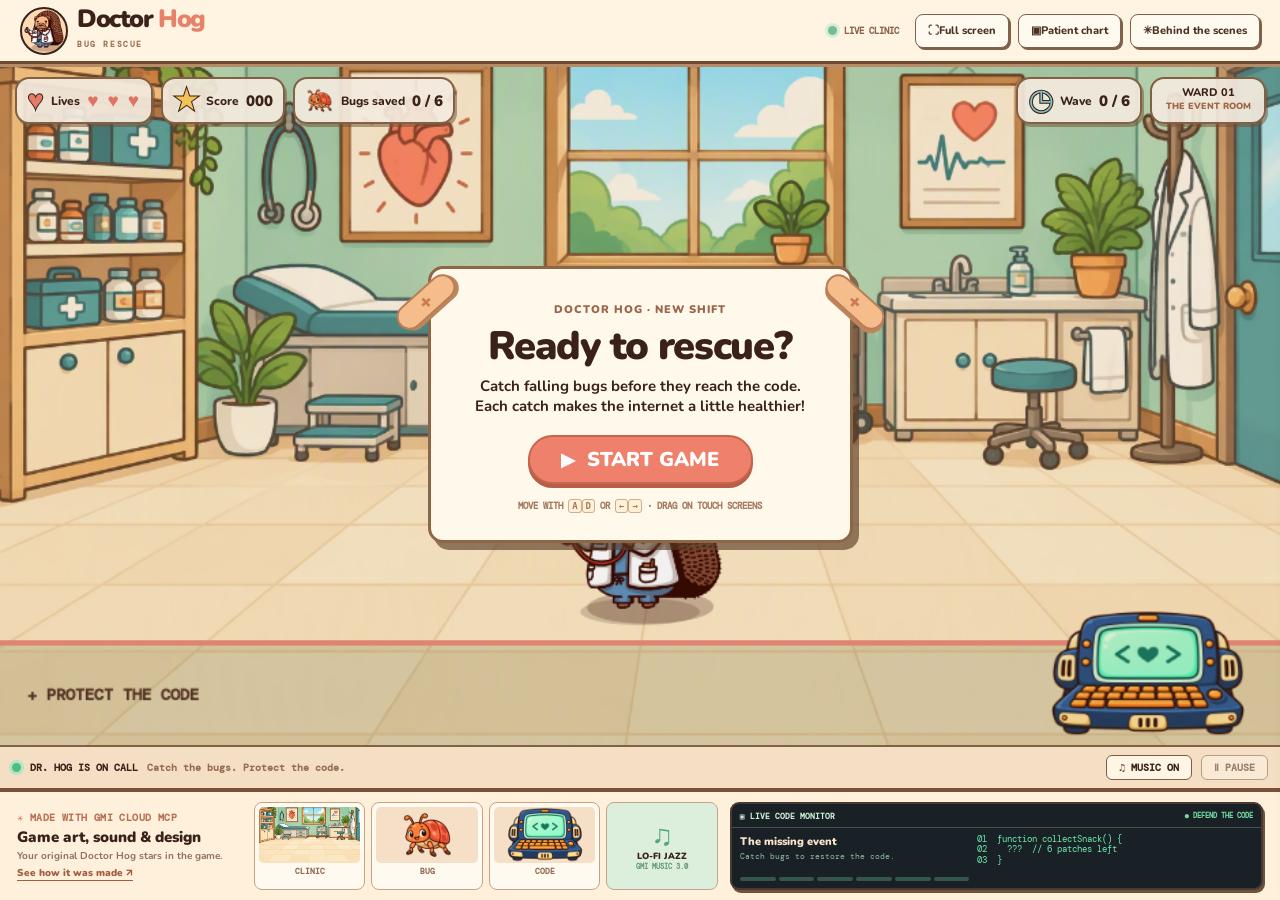
<file: index.html>
<!doctype html>
<html lang="en">
<head>
  <meta charset="UTF-8" />
  <meta name="viewport" content="width=device-width, initial-scale=1.0" />
  <meta name="theme-color" content="#f6e7d0" />
  <meta name="description" content="Catch falling bugs with your original Doctor Hog and rescue the code." />
  <title>Doctor Hog — Bug Rescue</title>
  <link rel="icon" href="./favicon.svg" type="image/svg+xml" />
  <link rel="stylesheet" href="./styles.css" />
</head>
<body>
<div class="clinic">
  <header class="arcade-bar">
    <div class="arcade-brand"><img src="./doctor-hog.png" alt="Your original Doctor Hog" /><div><h1>Doctor <em>Hog</em></h1><span>BUG RESCUE</span></div></div>
    <div class="arcade-actions"><span class="shift-status"><i></i> LIVE CLINIC</span><button id="fullscreenButton" type="button" aria-label="Enter full screen" aria-pressed="false">⛶ <span>Full screen</span></button><button id="chartToggle" type="button" aria-label="Patient chart" aria-controls="gameSidebar" aria-expanded="false">▣ <span>Patient chart</span></button><a href="./behind-the-scenes.html" aria-label="Behind the scenes">✳ <span>Behind the scenes</span></a></div>
  </header>

  <main class="clinic-main">
    <section class="play-column" aria-label="Bug rescue game">
      <div class="game-stage" id="gameStage">
        <canvas id="gameCanvas" width="900" height="500" aria-label="Move Doctor Hog left and right to catch falling bugs before they reach the code"></canvas>
        <div class="stage-hud" aria-live="polite">
          <div class="hud-left">
            <div class="hud-pill hud-lives"><span class="hud-symbol">♥</span><span>Lives</span><strong id="heartsValue" aria-label="3 code shields remaining">♥ ♥ ♥</strong></div>
            <div class="hud-pill"><span class="hud-symbol">★</span><span>Score</span><strong id="scoreValue">000</strong></div>
            <div class="hud-pill"><img src="./bug-gmi.png" alt="" /><span>Bugs saved</span><strong id="bugsValue">0 / 6</strong></div>
          </div>
          <div class="hud-right">
            <div class="hud-pill hud-wave"><span class="hud-symbol">◷</span><span>Wave</span><strong id="timeValue">0 / 6</strong></div>
            <div class="hud-pill hud-level"><span id="stageLabel">WARD 01</span><strong id="stageName">THE EVENT ROOM</strong></div>
          </div>
        </div>
        <div class="game-overlay" id="gameOverlay">
          <div class="overlay-card">
            <span class="bandage bandage-left" aria-hidden="true">✚</span><span class="bandage bandage-right" aria-hidden="true">✚</span>
            <div class="overlay-eyebrow" id="overlayEyebrow">DOCTOR HOG · NEW SHIFT</div>
            <h2 id="overlayTitle">Ready to rescue?</h2>
            <p id="overlayDescription">Catch falling bugs before they reach the code. Each catch makes the internet a little healthier!</p>
            <button id="startButton" class="main-button" type="button"><span>▶</span> START GAME</button>
            <div class="overlay-hint">MOVE WITH <kbd>A</kbd><kbd>D</kbd> OR <kbd>←</kbd><kbd>→</kbd> · DRAG ON TOUCH SCREENS</div>
          </div>
        </div>
        <div class="toast" id="gameToast" role="status" aria-live="polite"></div>
      </div>
      <div class="stage-controls"><div><span class="control-led"></span><strong>DR. HOG IS ON CALL</strong><span>Catch the bugs. Protect the code.</span></div><div class="control-actions"><button id="soundButton" class="small-button" type="button" aria-label="Turn music off" aria-pressed="true">♫ <span>MUSIC ON</span></button><button id="pauseButton" class="small-button" type="button" disabled>Ⅱ <span>PAUSE</span></button></div></div>
      <div class="touch-controls" aria-label="Touch movement controls"><div class="dpad"><button data-direction="left" type="button" aria-label="Move left">←</button><button data-direction="right" type="button" aria-label="Move right">→</button></div><span>HOLD AN ARROW OR DRAG DOCTOR HOG</span></div>
    </section>

    <aside class="sidebar" id="gameSidebar" aria-label="Patient chart" aria-hidden="true" inert>
      <button class="sidebar-close" id="chartClose" type="button" aria-label="Close patient chart">✕</button>
      <section class="patient-card">
        <div class="panel-heading"><strong>▣ &nbsp; Patient Chart</strong><span id="chartCount">0 / 6 rescued</span></div>
        <div class="chart-intro"><img src="./doctor-hog.png" alt="" /><div><span>ON CALL</span><strong>Your Doctor Hog</strong></div><span id="vitalsValue">PROTECTED</span></div>
        <div class="patient-rows" id="patientRows"></div>
        <div class="patient-progress"><div><span>WARD RECOVERY</span><strong id="bestValue">BEST 000</strong></div><div class="progress"><div id="bugProgress"></div></div></div>
      </section>

    </aside>
  </main>
  <footer class="gmi-dock" aria-label="GMI Cloud game assets and live code">
    <div class="dock-intro"><div class="dock-kicker">✳ MADE WITH GMI CLOUD MCP</div><strong>Game art, sound &amp; design</strong><span>Your original Doctor Hog stars in the game.</span><a href="./behind-the-scenes.html">See how it was made ↗</a></div>
    <div class="dock-assets" aria-label="Generated game assets"><figure><img src="./office-gmi.png" alt="GMI-generated clinic" /><figcaption>CLINIC</figcaption></figure><figure><img src="./bug-gmi.png" alt="GMI-generated bug" /><figcaption>BUG</figcaption></figure><figure><img src="./code-terminal-gmi.png" alt="GMI-generated code terminal" /><figcaption>CODE</figcaption></figure><div class="dock-music"><span>♫</span><strong>LO-FI JAZZ</strong><small>GMI MUSIC 3.0</small></div></div>
    <section class="dock-code" aria-label="Live code monitor"><div class="dock-code-head"><strong>▣ LIVE CODE MONITOR</strong><span id="codeStatus">● DEFEND THE CODE</span></div><div class="dock-code-body"><div><strong id="codeTitle">The missing event</strong><p id="codeDescription">Catch bugs to restore the code.</p><div class="patch-track" id="patchTrack"></div></div><pre id="codeSnippet"><code>01  function collectSnack() {&#10;02    ???&#10;03  }</code></pre></div></section>
  </footer>
</div>
<script src="./script.js" defer></script>
</body>
</html>
</file>
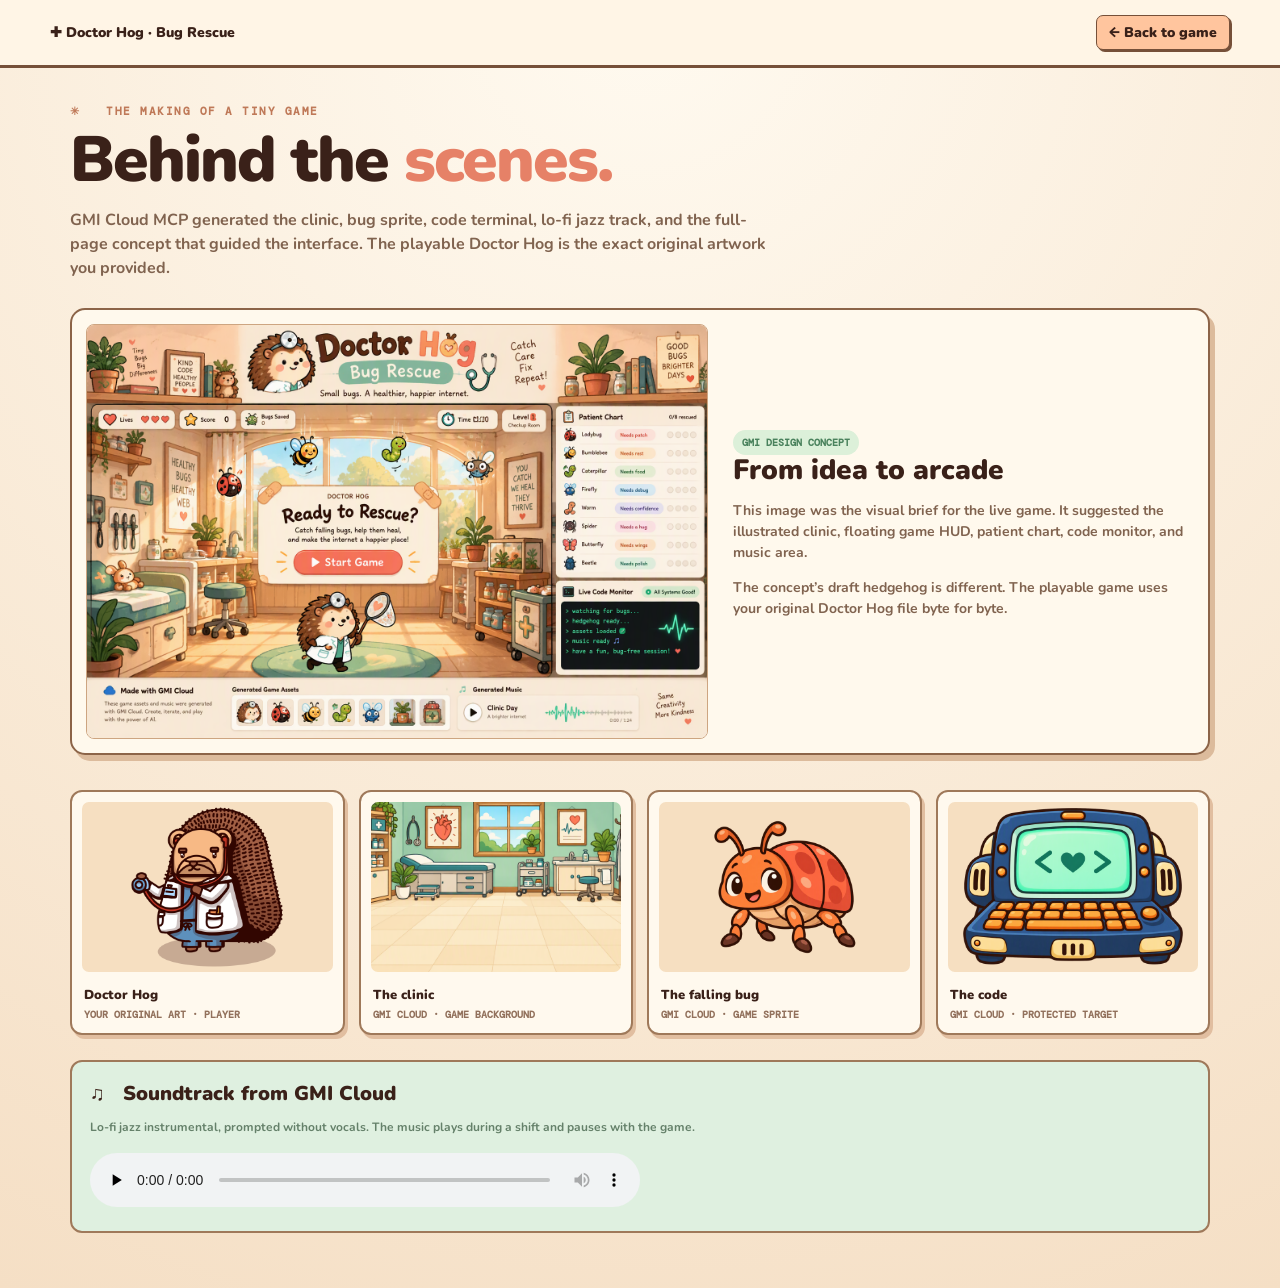
<file: behind-the-scenes.html>
<!doctype html>
<html lang="en">
<head>
  <meta charset="UTF-8" />
  <meta name="viewport" content="width=device-width, initial-scale=1.0" />
  <meta name="theme-color" content="#f5dfc5" />
  <meta name="description" content="See how GMI Cloud MCP helped make Doctor Hog: Bug Rescue." />
  <title>Behind the scenes — Doctor Hog</title>
  <link rel="icon" href="./favicon.svg" type="image/svg+xml" />
  <link rel="stylesheet" href="./styles.css" />
</head>
<body class="bts-page">
  <nav class="bts-nav"><a href="./index.html">✚ Doctor Hog · Bug Rescue</a><a href="./index.html">← Back to game</a></nav>
  <main class="bts-main">
    <div class="bts-eyebrow">✳ &nbsp; THE MAKING OF A TINY GAME</div>
    <h1>Behind the <em>scenes.</em></h1>
    <p class="bts-lede">GMI Cloud MCP generated the clinic, bug sprite, code terminal, lo-fi jazz track, and the full-page concept that guided the interface. The playable Doctor Hog is the exact original artwork you provided.</p>
    <section class="bts-feature" aria-labelledby="conceptTitle">
      <img src="./ui-concept-gmi.png" alt="GMI-generated Doctor Hog game interface design concept" />
      <div><span class="bts-badge">GMI DESIGN CONCEPT</span><h2 id="conceptTitle">From idea to arcade</h2><p>This image was the visual brief for the live game. It suggested the illustrated clinic, floating game HUD, patient chart, code monitor, and music area.</p><p>The concept’s draft hedgehog is different. The playable game uses your original Doctor Hog file byte for byte.</p></div>
    </section>
    <section class="bts-gallery" aria-label="Game artwork">
      <figure><img src="./doctor-hog.png" alt="Original Doctor Hog character" /><figcaption>Doctor Hog <small>YOUR ORIGINAL ART · PLAYER</small></figcaption></figure>
      <figure><img src="./office-gmi.png" alt="Generated doctor's office" /><figcaption>The clinic <small>GMI CLOUD · GAME BACKGROUND</small></figcaption></figure>
      <figure><img src="./bug-gmi.png" alt="Generated orange bug" /><figcaption>The falling bug <small>GMI CLOUD · GAME SPRITE</small></figcaption></figure>
      <figure><img src="./code-terminal-gmi.png" alt="Generated code terminal" /><figcaption>The code <small>GMI CLOUD · PROTECTED TARGET</small></figcaption></figure>
    </section>
    <section class="bts-audio"><h2>♫ &nbsp; Soundtrack from GMI Cloud</h2><p>Lo-fi jazz instrumental, prompted without vocals. The music plays during a shift and pauses with the game.</p><audio controls preload="none" src="./lofi-jazz-gmi.mp3">Your browser does not support audio playback.</audio></section>
  </main>
</body>
</html>
</file>
<file: styles.css>
@import url('https://fonts.googleapis.com/css2?family=DM+Mono:wght@400;500&family=DM+Sans:wght@400;500;600;700;800&family=Nunito:wght@500;600;700;800;900&display=swap');
:root{--ink:#3a2119;--brown:#654530;--cream:#fff8ec;--peach:#f8d1ae;--coral:#ee816e;--mint:#93c9ab;--line:#9f7656;--mono:'DM Mono',monospace;--round:'Nunito','DM Sans',sans-serif}
*{box-sizing:border-box}
body{margin:0;background:#f6e7d0;color:var(--ink);font-family:var(--round)}
button{font:inherit;cursor:pointer}
button:focus-visible{outline:3px solid #0d8b90;outline-offset:3px}
.clinic{max-width:1800px;margin:auto;min-height:100vh;overflow:hidden;background:#f8ebd9;box-shadow:0 0 70px #9b6a4130}
.clinic-header{position:relative;height:188px;display:grid;grid-template-columns:1fr 2fr 1fr;align-items:center;gap:12px;overflow:hidden;background:radial-gradient(circle at 50% 35%,#fff7e8,#f4cbaa 88%);border-bottom:5px solid #6b4a31}
.clinic-header:before{content:'';position:absolute;inset:0;opacity:.26;pointer-events:none;background-image:radial-gradient(#ac784f 1px,transparent 1px);background-size:28px 28px}
.header-shelf{position:relative;z-index:1;height:100%;display:flex;align-items:end;justify-content:space-around;gap:12px;padding:12px 22px 17px;border-bottom:9px solid #8a5838;box-shadow:inset 0 -4px #dfac74}
.shelf-plant{font-size:62px;line-height:1;filter:drop-shadow(3px 3px 0 #a36e47)}
.shelf-note{align-self:center;font:700 12px/1.2 var(--round);transform:rotate(-9deg)}
.shelf-note b,.shelf-quote b{color:var(--coral)}
.shelf-frame{display:grid;place-items:center;min-width:110px;height:100px;padding:8px;border:5px solid #9b663f;border-radius:5px;background:#fff0d5;box-shadow:3px 4px 0 #6b432b;text-align:center;font:900 14px/1.15 var(--round);letter-spacing:.4px}
.shelf-quote{align-self:center;font:800 19px/1.1 var(--round);transform:rotate(-8deg)}
.clinic-brand{position:relative;z-index:2;display:flex;justify-content:center;align-items:center;gap:16px;min-width:0}
.brand-mascot{width:142px;height:142px;flex:none;border:4px solid var(--ink);border-radius:50%;background:#ffddae;overflow:hidden;box-shadow:5px 6px 0 #c69069}
.brand-mascot img{width:100%;height:100%;object-fit:contain}
.brand-copy{min-width:0;text-align:center}
.brand-copy h1{font:900 clamp(40px,4.5vw,77px)/.9 var(--round);white-space:nowrap;letter-spacing:-4px;margin:0;color:#4b281d;text-shadow:2px 3px 0 #e7ad7e}
.brand-copy h1 em{font-style:normal;color:#eb826a}
.brand-subtitle{width:max-content;max-width:100%;padding:1px 35px 5px;margin:3px auto 0;border-radius:100px;background:#99c8ae;color:#fff8ee;font:900 clamp(22px,2.8vw,41px)/1 var(--round);letter-spacing:1px;box-shadow:2px 3px 0 #5d9c83}
.brand-copy p{font:700 14px var(--round);letter-spacing:.5px;margin:12px 0 0;white-space:nowrap}
.brand-stethoscope{font:60px var(--round);color:#f6ad83;transform:rotate(20deg);-webkit-text-stroke:2px var(--ink)}
.clinic-main{display:grid;grid-template-columns:minmax(0,3fr) minmax(300px,1fr);align-items:stretch;background:#d6b58f}
.play-column{min-width:0;position:relative;border-right:5px solid #65442f}
.game-stage{position:relative;overflow:hidden;touch-action:none;background:#d2e4c8}
.game-stage canvas{width:100%;height:auto;aspect-ratio:9/5;display:block}
.stage-hud{position:absolute;z-index:2;top:13px;left:15px;right:14px;display:flex;justify-content:space-between;gap:8px;pointer-events:none}
.hud-left,.hud-right{display:flex;align-items:flex-start;gap:8px}
.hud-pill{min-height:47px;display:flex;align-items:center;gap:7px;padding:6px 10px;border:2px solid #856348;border-radius:14px;background:#fff8edec;box-shadow:2px 3px 0 #78543785;white-space:nowrap;font:800 12px var(--round)}
.hud-pill strong{font-size:15px;font-weight:900}
.hud-symbol{font-size:29px;line-height:1;color:#ef806e;-webkit-text-stroke:1px var(--ink)}
.hud-pill:nth-child(2) .hud-symbol{color:#ffcc5d}
.hud-pill img{width:29px;height:29px;object-fit:contain}
.hud-lives strong{color:#ed7769;letter-spacing:2px;font-size:19px}
.hud-wave .hud-symbol{color:#8ac8c9}
.hud-level{display:block;text-align:center;min-width:116px}
.hud-level span,.hud-level strong{display:block}
.hud-level span{font-size:11px}
.hud-level strong{font-size:9px;color:#a56c4c;max-width:125px;white-space:normal}
.game-overlay{position:absolute;inset:0;z-index:4;display:grid;place-items:center;padding:22px;background:#58371b12}
.game-overlay.hidden{display:none}
.overlay-card{position:relative;width:min(425px,56%);padding:33px 28px 25px;border:3px solid #8d6647;border-radius:15px;background:#fff9eb;box-shadow:6px 7px 0 #5a3c27a3;text-align:center}
.overlay-eyebrow{font:900 11px var(--round);letter-spacing:1px;color:#9c644b}
.overlay-card h2{font:900 clamp(25px,3.1vw,42px)/1.02 var(--round);letter-spacing:-1.3px;margin:9px 0}
.overlay-card p{font:700 15px/1.35 var(--round);margin:0 auto 19px;max-width:335px}
.main-button{min-width:225px;display:inline-flex;align-items:center;justify-content:center;gap:12px;padding:9px 25px;border:2px solid #c7644e;border-radius:100px;background:#ef816c;box-shadow:0 4px 0 #b65e48;color:white;font:900 20px var(--round);white-space:nowrap}
.main-button:hover{background:#ff927b;transform:translateY(-2px)}
.main-button:active{box-shadow:none;transform:translateY(4px)}
.main-button span{font-size:18px}
.overlay-hint{margin-top:14px;color:#a4795d;font:700 9px var(--mono);line-height:1.8}
.overlay-hint kbd{border:1px solid #cfae8d;border-radius:3px;padding:1px 3px;background:#fff0d6}
.bandage{position:absolute;top:20px;display:grid;place-items:center;width:70px;height:26px;border:2px solid #bc7e56;border-radius:13px;background:#f4bd8b;color:#cb7c55;font-size:14px;box-shadow:2px 3px 0 #bc855c}
.bandage-left{left:-40px;transform:rotate(-42deg)}
.bandage-right{right:-40px;transform:rotate(42deg)}
.toast{position:absolute;z-index:3;left:50%;top:80px;transform:translate(-50%,-12px);opacity:0;pointer-events:none;white-space:nowrap;border:2px solid var(--ink);border-radius:12px;background:#fff8e8;padding:8px 12px;font:900 13px var(--round);box-shadow:3px 4px 0 #513322;transition:opacity .2s,transform .2s}
.toast.show{opacity:1;transform:translate(-50%,0)}
.stage-controls{height:43px;display:flex;align-items:center;justify-content:space-between;gap:9px;padding:5px 12px;background:#f4dfc5;border-top:4px solid #846044;font:700 10px var(--mono)}
.stage-controls>div{display:flex;align-items:center;gap:9px;min-width:0}
.stage-controls>div>span:last-child{color:#986e52;white-space:nowrap;overflow:hidden;text-overflow:ellipsis}
.control-led{width:9px;height:9px;flex:none;border-radius:50%;background:#4dbd85;box-shadow:0 0 0 3px #b5e7bd}
.small-button{flex:none;padding:5px 12px;border:1.5px solid #7d5c43;border-radius:6px;background:#fff5e5;color:var(--ink);font:800 10px var(--mono)}
.small-button:disabled{opacity:.5;cursor:not-allowed}
.touch-controls{display:none;padding:8px;background:#f4dfc5;border-top:2px dashed #aa8060;text-align:center}
.dpad{display:flex;justify-content:center;gap:9px}
.dpad button{width:57px;height:43px;border:2px solid var(--ink);border-radius:9px;background:#ffc293;box-shadow:2px 3px 0 var(--ink);font-size:24px;touch-action:none;user-select:none}
.touch-controls>span{display:block;margin-top:6px;font:700 9px var(--mono)}
.sidebar{min-width:0;display:flex;flex-direction:column;gap:8px;padding:8px;background:#e6c6a4}
.patient-card,.code-card{border:2px solid #9c7957;border-radius:13px;background:#fff9ed;overflow:hidden;box-shadow:2px 3px 0 #7e563e}
.patient-card{flex:1}
.panel-heading{height:42px;display:flex;align-items:center;justify-content:space-between;gap:7px;padding:0 15px;border-bottom:1px solid #e2c9b0}
.panel-heading strong{font:900 15px var(--round);white-space:nowrap}
.panel-heading>span{font:800 10px var(--round);white-space:nowrap}
.chart-intro{display:flex;align-items:center;gap:7px;margin:7px 12px;padding-bottom:7px;border-bottom:1px dashed #d7bda4}
.chart-intro img{width:34px;height:34px;border-radius:50%;background:#f8dbb5;object-fit:contain}
.chart-intro div span,.chart-intro div strong{display:block}
.chart-intro div span{font:700 8px var(--mono);color:#a77756}
.chart-intro div strong{font:900 12px var(--round)}
.chart-intro>span{margin-left:auto;color:#398d67;font:900 8px var(--mono)}
.patient-rows{padding:0 10px;max-height:365px;overflow:auto}
.patient-row{display:grid;grid-template-columns:30px minmax(55px,1fr) auto 56px;align-items:center;gap:7px;min-height:40px;border-bottom:1px solid #ead8c4}
.patient-row:last-child{border-bottom:0}
.patient-emoji{font-size:22px;text-align:center;line-height:1}
.patient-name{font:900 12px var(--round);white-space:nowrap;overflow:hidden;text-overflow:ellipsis}
.patient-status{padding:5px 7px;border-radius:100px;background:#ffe4d8;color:#b25241;font:800 9px var(--round);white-space:nowrap}
.patient-row:nth-child(3n+2) .patient-status{background:#e3f1db;color:#547951}
.patient-row:nth-child(3n+3) .patient-status{background:#dcecf8;color:#3e7892}
.patient-row.rescued .patient-status{background:#d6eedb;color:#3c8d5b}
.patient-dots{font:15px var(--round);letter-spacing:0;color:#d7c2ad;white-space:nowrap;text-align:right}
.patient-row.rescued .patient-dots{color:#69b78b}
.patient-progress{padding:7px 14px 10px;border-top:1px solid #ead8c4}
.patient-progress>div:first-child{display:flex;justify-content:space-between;font:800 9px var(--mono);color:#a67858}
.progress{height:7px;margin-top:7px;border:1px solid #b69476;border-radius:20px;background:#ecddc9;overflow:hidden}
.progress>div{height:100%;background:#79c39b;transition:width .2s}
.code-card{min-height:235px}
.code-heading{height:39px}
.terminal-icon{color:#3d9c72;font-size:17px}
.monitor-status{padding:4px 6px;border-radius:30px;background:#d9f0d9;color:#398b5b}
.code-screen{position:relative;margin:6px 8px 0;padding:12px 12px 16px;border-radius:10px;background:#151b1e;color:#76e6af;overflow:hidden;min-height:150px}
.code-topline{display:flex;justify-content:space-between;gap:6px;font:700 11px var(--mono);color:#d3b69b}
.code-screen p{margin:7px 0 0;color:#72dda8;font:10px var(--mono)}
.code-screen pre{position:relative;z-index:1;margin:5px 0 0;font:10px/1.45 var(--mono);color:#66e9a7;white-space:pre-wrap}
.code-screen pre code{font:inherit}
.heartbeat{position:absolute;right:8px;top:62px;width:105px;opacity:.9;filter:drop-shadow(0 0 6px #5ef1ac)}
.heartbeat svg{width:100%}
.heartbeat path{fill:none;stroke:#5af0a3;stroke-width:3;stroke-linecap:round;stroke-linejoin:round}
.patch-track{position:absolute;left:12px;right:12px;bottom:10px;display:flex;gap:3px}
.patch-track span{height:4px;flex:1;border-radius:3px;background:#35564c}
.patch-track span.done{background:#77ecae}
.code-caption{padding:6px 11px 8px;color:#886e5b;font:800 8px var(--mono)}
.code-caption span{color:#ed856d}
.gmi-footer{display:grid;grid-template-columns:1fr 1.5fr 1.2fr;gap:22px;align-items:start;padding:18px 25px 16px;border-top:5px solid #86644b;background:#fff0dc}
.gmi-footer strong{font:900 14px var(--round)}
.gmi-story>strong{font-size:18px}
.gmi-story>strong span{color:#e9876d;font-size:23px}
.gmi-story p{max-width:280px;margin:5px 0 0;color:#8f715b;font:12px/1.4 var(--round)}
.asset-list{display:flex;gap:7px;margin-top:8px}
.asset-list figure{flex:1;min-width:0;margin:0;padding:4px;border:1px solid #d7b797;border-radius:8px;background:#fffaf1;text-align:center}
.asset-list img{display:block;width:100%;height:58px;object-fit:contain;border-radius:5px;background:#f5e1c9}
.asset-list figure:nth-child(3) img{object-fit:cover}
.asset-list figcaption{margin-top:3px;color:#a67959;font:800 8px var(--mono);white-space:nowrap;overflow:hidden;text-overflow:ellipsis}
.music-card{display:flex;align-items:center;gap:9px;min-height:77px;margin-top:8px;padding:10px;border:1px solid #d7b797;border-radius:9px;background:#fffaf1}
.music-card button{min-width:70px;height:40px;padding:0 7px;border:2px solid #ad8d73;border-radius:8px;background:#fffdf8;color:#6c5443;font:800 9px var(--round)}
.music-card button span{display:block;font-size:8px}
.music-card div:nth-child(2){min-width:70px}
.music-card div:nth-child(2) strong,.music-card div:nth-child(2) span{display:block}
.music-card div:nth-child(2) strong{font-size:13px}
.music-card div:nth-child(2) span{font-size:9px;color:#9d806d;white-space:nowrap}
.waveform{display:flex;align-items:center;justify-content:flex-end;gap:2px;flex:1;height:38px;overflow:hidden}
.waveform i{width:3px;height:10px;border-radius:2px;background:#69bd96;animation:wave .85s ease-in-out infinite alternate}
.waveform i:nth-child(3n){height:26px;animation-delay:.3s}.waveform i:nth-child(4n){height:17px;animation-delay:.6s}.waveform i:nth-child(5n){height:35px;animation-delay:.2s}
.legal{padding:5px 25px 12px;background:#fff0dc;color:#a17d64;font:700 8px var(--mono);text-align:right}
.legal span{color:#e97d65}
@keyframes wave{to{height:4px}}
@media(max-width:1250px){.clinic-header{height:150px}.brand-mascot{width:110px;height:110px}.brand-copy h1{font-size:54px}.brand-subtitle{font-size:30px}.brand-copy p{font-size:11px}.shelf-frame{min-width:70px;height:76px;font-size:10px}.shelf-plant{font-size:42px}.shelf-note{font-size:9px}.shelf-quote{font-size:14px}.brand-stethoscope{display:none}.hud-pill{padding:5px 7px;font-size:10px;min-height:40px}.hud-pill strong{font-size:12px}.hud-symbol{font-size:22px}.hud-pill img{width:22px;height:22px}.hud-lives strong{font-size:14px}.patient-row{grid-template-columns:24px minmax(50px,1fr) auto}.patient-dots{display:none}.gmi-footer{gap:12px}}
@media(max-width:980px){.clinic-header{grid-template-columns:1fr}.header-shelf{display:none}.clinic-main{grid-template-columns:1fr}.play-column{border-right:0}.sidebar{display:grid;grid-template-columns:1fr 1fr}.gmi-footer{grid-template-columns:1fr 1fr}.gmi-story{grid-column:1/-1}.gmi-story p{max-width:none}.patient-rows{max-height:300px}}
@media(max-width:680px){.clinic-header{height:102px}.brand-mascot{width:69px;height:69px;border-width:2px}.clinic-brand{gap:8px}.brand-copy h1{font-size:clamp(31px,7vw,45px);letter-spacing:-2px}.brand-subtitle{font-size:18px;padding:1px 20px 3px}.brand-copy p{font-size:8px;margin-top:5px}.stage-hud{top:6px;left:5px;right:5px}.hud-left,.hud-right{gap:3px}.hud-pill{min-height:28px;padding:3px 4px;border-width:1px;border-radius:6px;gap:3px;font-size:7px}.hud-pill strong{font-size:8px}.hud-symbol{font-size:14px;-webkit-text-stroke:0}.hud-pill img{width:13px;height:13px}.hud-lives strong{letter-spacing:0;font-size:9px}.hud-level{min-width:52px}.hud-level span{font-size:7px}.hud-level strong{font-size:6px;max-width:63px}.overlay-card{width:min(335px,74%);padding:12px 10px 10px}.overlay-eyebrow{font-size:8px}.overlay-card h2{font-size:23px;margin:4px 0}.overlay-card p{font-size:10px;margin-bottom:8px}.main-button{min-width:0;padding:5px 12px;font-size:13px}.main-button span{font-size:12px}.overlay-hint{display:none}.bandage{width:38px;height:16px;font-size:9px;top:10px}.bandage-left{left:-23px}.bandage-right{right:-23px}.stage-controls{font-size:8px}.stage-controls>div>span:last-child{display:none}.touch-controls{display:block}.sidebar{grid-template-columns:1fr}.patient-rows{max-height:none}.gmi-footer{grid-template-columns:1fr;padding:15px}.gmi-story{grid-column:auto}.legal{text-align:center}.music-card{max-width:none}}
@media(max-width:390px){.brand-copy h1{font-size:30px}.brand-copy p{font-size:7px}.hud-pill:nth-child(2){display:none}.hud-wave{display:none}.overlay-card{width:78%}.overlay-card h2{font-size:19px}.overlay-card p{font-size:8px}.main-button{font-size:11px;padding:3px 10px}}
@media(prefers-reduced-motion:reduce){*,*::before,*::after{animation-duration:.01ms!important;transition-duration:.01ms!important}}

/* Full-window arcade layout */
.clinic{max-width:none;min-height:100dvh;background:#d9bb94}
.arcade-bar{height:64px;display:flex;align-items:center;justify-content:space-between;gap:18px;padding:5px 20px;background:#fff3e2;border-bottom:3px solid #6d4a32;box-shadow:0 3px 0 #b68b66;position:relative;z-index:5}
.arcade-brand{display:flex;align-items:center;gap:9px;min-width:0}
.arcade-brand img{width:48px;height:48px;object-fit:contain;border:2px solid var(--ink);border-radius:50%;background:#ffdbb5}
.arcade-brand h1{margin:0;font:900 25px/.95 var(--round);letter-spacing:-1.4px;white-space:nowrap}
.arcade-brand h1 em{font-style:normal;color:#e78268}
.arcade-brand span{color:#9d6f51;font:800 8px var(--mono);letter-spacing:1.6px}
.arcade-actions{display:flex;align-items:center;gap:9px}
.arcade-actions button,.arcade-actions a{display:inline-flex;align-items:center;justify-content:center;min-height:34px;padding:7px 12px;border:1.5px solid #7f6049;border-radius:8px;background:#fffaf0;box-shadow:2px 2px 0 #7f6049;color:#4b3123;text-decoration:none;font:800 11px var(--round);white-space:nowrap}
.arcade-actions button:hover,.arcade-actions a:hover{background:#ffdfbd}
.shift-status{display:flex;align-items:center;gap:7px;margin-right:7px;color:#8d654e;font:800 9px var(--mono);white-space:nowrap}
.shift-status i{width:9px;height:9px;border-radius:50%;background:#75bd91;box-shadow:0 0 0 3px #d5eed9}
.clinic-main{min-height:calc(100dvh - 64px);display:flex;align-items:center;justify-content:center;position:relative;padding:6px 12px 8px;background:linear-gradient(#4b35297a,#4b35297a),url('./office-gmi.png') center/cover}
.clinic-main:before{content:'';position:absolute;inset:0;background:radial-gradient(circle at center,transparent 45%,#2d1b1970 100%);pointer-events:none}
.play-column{position:relative;z-index:1;width:min(calc(100vw - 24px),calc((100dvh - 127px) * 1.8));border:0;box-shadow:0 12px 35px #2e1e1a66;border-radius:12px;overflow:hidden}
.game-stage{width:100%;border:3px solid #52351f;border-bottom:0;border-radius:12px 12px 0 0}
.game-stage canvas{width:100%;height:auto;aspect-ratio:9/5}
.stage-controls{border:3px solid #52351f;border-top:2px solid #846044;border-radius:0 0 12px 12px}
.control-actions{display:flex;align-items:center;gap:7px}
.sidebar{position:fixed;z-index:20;top:64px;right:0;bottom:0;width:min(385px,100vw);display:flex;flex-direction:column;overflow:auto;transform:translateX(110%);pointer-events:none;transition:transform .25s ease;padding:45px 10px 12px;border-left:3px solid #65442f;box-shadow:-12px 0 28px #2e1e1a55}
.sidebar.open{transform:translateX(0);pointer-events:auto}
.sidebar-close{position:absolute;top:9px;right:10px;width:29px;height:29px;border:1.5px solid #7d5b42;border-radius:6px;background:#fff7e7;color:#4b3123;font:900 14px var(--round)}
.patient-card{flex:none}
.patient-rows{max-height:none}
.code-card{flex:none}
@media(max-width:980px){.sidebar{display:flex;grid-template-columns:none}.clinic-main{display:flex}.play-column{width:min(calc(100vw - 20px),calc((100dvh - 127px) * 1.8))}}
@media(max-width:680px){
 .arcade-bar{height:60px;padding:4px 9px;gap:5px}
 .arcade-brand img{width:40px;height:40px}
 .arcade-brand h1{font-size:19px}
 .arcade-brand span{font-size:7px}
 .shift-status{display:none}
 .arcade-actions{gap:4px}
 .arcade-actions button,.arcade-actions a{min-height:31px;padding:5px 6px;font-size:16px;min-width:32px}
 .arcade-actions button span,.arcade-actions a span{display:none}
 .clinic-main{min-height:calc(100dvh - 60px);display:block;padding:0;background-position:center}
 .play-column{width:100%;height:calc(100dvh - 60px);border-radius:0;box-shadow:none}
 .game-stage{width:100%;height:calc(100dvh - 171px);position:relative;border:0;border-radius:0}
 .game-stage canvas{position:absolute;left:50%;top:0;width:calc((100dvh - 171px)*1.8);height:100%;max-width:none;aspect-ratio:auto;transform:translateX(-50%)}
 .stage-controls{height:43px;border:0;border-top:3px solid #65442f;border-radius:0}
 .touch-controls{height:68px;display:block}
 .sidebar{top:60px}
}
@media(max-width:390px){.hud-pill:nth-child(2){display:none}}

/* Behind the scenes page */
.bts-page{min-height:100dvh;background:radial-gradient(circle at 50% 0,#fffaf0,#f5dfc5);color:var(--ink)}
.bts-nav{display:flex;justify-content:space-between;align-items:center;gap:15px;padding:15px max(20px,calc((100vw - 1180px)/2));border-bottom:3px solid #765039;background:#fff5e6}
.bts-nav a{color:var(--ink);text-decoration:none;font:900 14px var(--round)}
.bts-nav a:last-child{padding:7px 12px;border:1.5px solid #765039;border-radius:7px;background:#ffc59e;box-shadow:2px 2px 0 #765039}
.bts-main{max-width:1180px;margin:auto;padding:36px 20px 55px}
.bts-eyebrow{font:800 11px var(--mono);letter-spacing:1.5px;color:#bf7958}
.bts-main h1{font:900 clamp(36px,5vw,64px)/1 var(--round);letter-spacing:-2px;margin:10px 0}
.bts-main h1 em{font-style:normal;color:#e68167}
.bts-lede{max-width:700px;color:#80634f;font:700 16px/1.5 var(--round)}
.bts-feature{display:grid;grid-template-columns:1.35fr 1fr;gap:25px;align-items:center;margin-top:28px;padding:14px;border:2px solid #8c6448;border-radius:15px;background:#fff9ed;box-shadow:5px 6px 0 #dcbb9c}
.bts-feature img{width:100%;display:block;border-radius:8px;border:1px solid #cda581}
.bts-feature h2{font:900 28px/1.1 var(--round);margin:0 0 12px}
.bts-feature p{color:#80634f;font:700 14px/1.5 var(--round)}
.bts-badge{display:inline-block;padding:6px 9px;border-radius:100px;background:#dcf0d9;color:#4a825d;font:800 10px var(--mono)}
.bts-gallery{display:grid;grid-template-columns:repeat(4,minmax(0,1fr));gap:14px;margin-top:35px}
.bts-gallery figure{margin:0;padding:10px;border:2px solid #9f795a;border-radius:12px;background:#fff9ee;box-shadow:3px 4px 0 #e1bea0}
.bts-gallery img{width:100%;height:170px;object-fit:contain;border-radius:7px;background:#f6dfc1}
.bts-gallery figure:nth-child(2) img{object-fit:cover}
.bts-gallery figcaption{padding:8px 2px 2px;font:900 13px var(--round)}
.bts-gallery small{display:block;margin-top:4px;color:#92715c;font:700 10px var(--mono)}
.bts-audio{margin-top:25px;padding:18px;border:2px solid #9f795a;border-radius:12px;background:#dff0e0}
.bts-audio h2{font:900 20px var(--round);margin:0 0 8px}
.bts-audio p{font:700 12px var(--round);color:#65816a}
.bts-audio audio{width:100%;max-width:550px;margin-top:6px}
@media(max-width:800px){.bts-feature{grid-template-columns:1fr}.bts-gallery{grid-template-columns:repeat(2,1fr)}}
@media(max-width:480px){.bts-gallery{grid-template-columns:1fr 1fr}.bts-gallery img{height:115px}.bts-main{padding:25px 12px}.bts-feature{gap:12px}}

/* Always-visible GMI and code dock */
.clinic-main{min-height:calc(100dvh - 176px);height:calc(100dvh - 176px)}
.play-column{width:min(calc(100vw - 24px),calc((100dvh - 234px)*1.8))}
.gmi-dock{height:112px;display:grid;grid-template-columns:minmax(175px,225px) minmax(260px,1fr) minmax(330px,1.15fr);gap:12px;align-items:center;padding:9px 17px;border-top:4px solid #785136;background:#fff0dc;box-shadow:0 -3px 0 #dab08a;overflow:hidden}
.dock-intro{min-width:0;display:flex;flex-direction:column;gap:3px}
.dock-kicker{font:800 10px var(--mono);letter-spacing:.4px;color:#bb7053;white-space:nowrap}
.dock-intro>strong{font:900 15px var(--round)}
.dock-intro>span{font:700 10px/1.25 var(--round);color:#92705a}
.dock-intro>a{width:max-content;color:#a35d41;font:900 10px var(--round);text-decoration:none;border-bottom:1px solid #a35d41}
.dock-intro>a:hover{color:#d97650}
.dock-assets{height:88px;display:grid;grid-template-columns:repeat(4,minmax(0,1fr));gap:6px;min-width:0}
.dock-assets figure,.dock-music{min-width:0;margin:0;padding:4px;border:1px solid #c6a386;border-radius:8px;background:#fffaf0;text-align:center}
.dock-assets img{display:block;width:100%;height:56px;object-fit:contain;border-radius:5px;background:#f5dfc6}
.dock-assets figure:first-child img{object-fit:cover}
.dock-assets figcaption{margin-top:3px;color:#916a51;font:800 8px var(--mono)}
.dock-music{display:flex;flex-direction:column;justify-content:center;align-items:center;background:#dcefdc}
.dock-music>span{font-size:29px;color:#53a780;line-height:1}
.dock-music strong{font:900 9px var(--round);white-space:nowrap}
.dock-music small{font:700 7px var(--mono);color:#6b9979;white-space:nowrap}
.dock-code{height:88px;min-width:0;border:2px solid #4a3930;border-radius:9px;background:#192126;box-shadow:2px 3px 0 #6d513e;color:#adf2c7;overflow:hidden}
.dock-code-head{height:24px;display:flex;align-items:center;justify-content:space-between;gap:5px;padding:0 8px;border-bottom:1px solid #42534a;color:#cdeed4;font:800 8px var(--mono);white-space:nowrap}
.dock-code-head span{color:#71dca3;font-size:7px}
.dock-code-body{height:60px;display:grid;grid-template-columns:minmax(100px,1fr) minmax(140px,1.2fr);gap:8px;padding:6px 8px}
.dock-code-body>div{min-width:0;position:relative}
.dock-code-body strong{display:block;overflow:hidden;text-overflow:ellipsis;white-space:nowrap;color:#f6e3c9;font:900 11px var(--round)}
.dock-code-body p{margin:2px 0 0;color:#92bea3;font:8px/1.25 var(--mono)}
.dock-code-body .patch-track{position:absolute;bottom:1px;left:0;right:0}
.dock-code-body pre{margin:0;overflow:auto;white-space:pre;color:#6debab;font:9px/1.15 var(--mono)}
.dock-code-body pre code{font:inherit}
@media(max-width:980px){
 .play-column{width:min(calc(100vw - 20px),calc((100dvh - 234px)*1.8))}
 .gmi-dock{grid-template-columns:165px minmax(190px,1fr) minmax(260px,1.2fr);gap:7px;padding:9px}
 .dock-intro>span{display:none}
 .dock-code-body{grid-template-columns:90px 1fr}
}
@media(max-width:680px){
 .clinic-main{min-height:calc(100dvh - 220px);height:calc(100dvh - 220px)}
 .play-column{width:100%;height:calc(100dvh - 220px)}
 .game-stage{height:calc(100dvh - 331px)}
 .game-stage canvas{width:calc((100dvh - 331px)*1.8)}
 .gmi-dock{height:160px;grid-template-columns:1fr;grid-template-rows:23px 52px 76px;gap:3px;padding:4px 8px}
 .dock-intro{display:flex;flex-direction:row;align-items:center;gap:8px;overflow:hidden}
 .dock-intro>strong,.dock-intro>span{display:none}
 .dock-intro>a{margin-left:auto;white-space:nowrap;font-size:9px}
 .dock-kicker{font-size:9px}
 .dock-assets{height:52px;gap:5px}
 .dock-assets figure,.dock-music{padding:2px}
 .dock-assets img{height:33px}
 .dock-assets figcaption{font-size:7px;margin-top:1px}
 .dock-music>span{font-size:18px}
 .dock-music strong{font-size:8px}
 .dock-music small{display:none}
 .dock-code{height:75px}
 .dock-code-head{height:21px}
 .dock-code-body{height:52px;grid-template-columns:minmax(90px,.7fr) 1.3fr;padding:4px 7px}
 .dock-code-body p{display:none}
 .dock-code-body strong{font-size:9px}
 .dock-code-body pre{font-size:8px}
}
@media(max-height:580px) and (min-width:681px){
 .gmi-dock{height:94px}
 .clinic-main{height:calc(100dvh - 158px);min-height:calc(100dvh - 158px)}
 .play-column{width:min(calc(100vw - 24px),calc((100dvh - 216px)*1.8))}
 .dock-assets,.dock-code{height:73px}
 .dock-assets img{height:42px}
}

/* Let the live arena use the whole available width on desktop. */
@media(min-width:681px){
 .clinic-main{padding:0}
 .play-column{width:100%;height:100%;border-radius:0;box-shadow:none}
 .game-stage{height:calc(100% - 43px);border:0;border-radius:0}
 .game-stage canvas{width:100%;height:100%;aspect-ratio:auto}
 .stage-controls{height:43px;border-left:0;border-right:0;border-bottom:0;border-radius:0}
}
@media(min-width:681px) and (max-aspect-ratio:4/5){
 .game-stage{position:relative;overflow:hidden}
 .game-stage canvas{position:absolute;top:0;left:50%;width:calc((100dvh - 219px)*1.8);height:100%;max-width:none;transform:translateX(-50%)}
}
</file>
